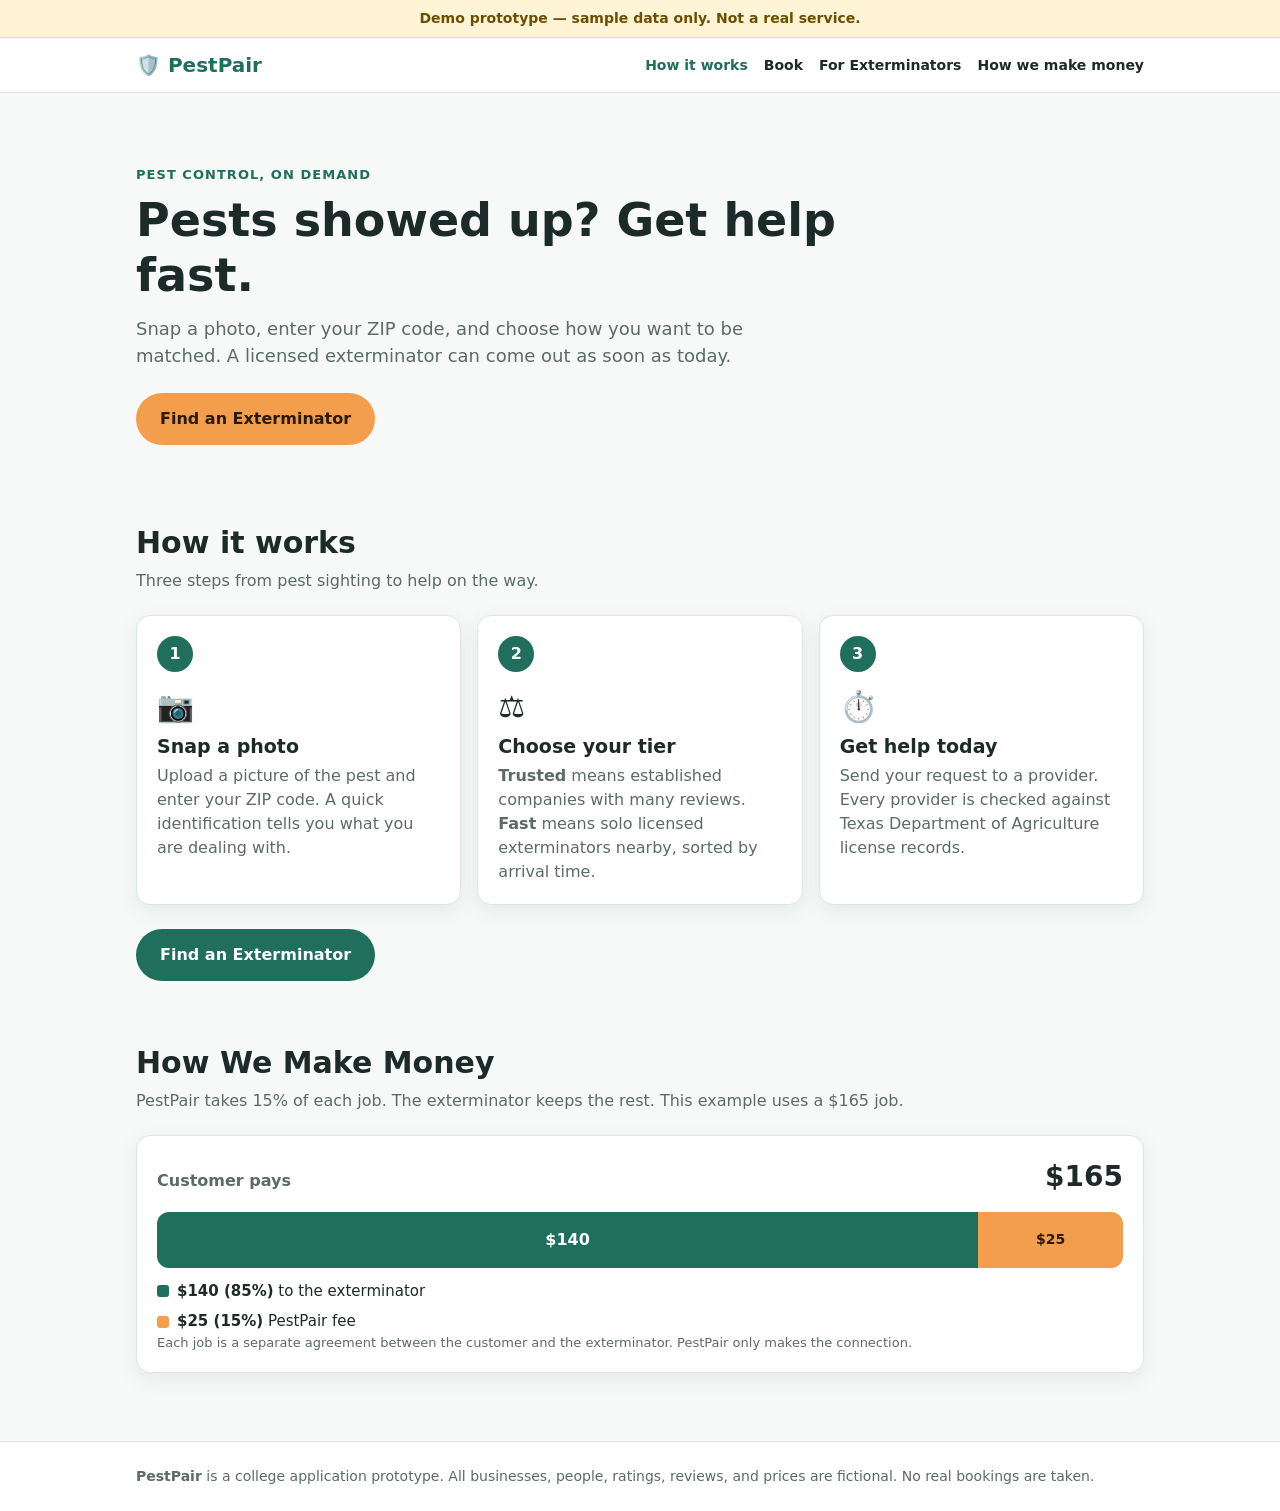
<file: index.html>
<!doctype html>
<html lang="en">
<head>
  <meta charset="utf-8">
  <meta name="viewport" content="width=device-width, initial-scale=1">
  <title>PestPair · Pest Help, Fast (Demo)</title>
  <meta name="description" content="PestPair demo prototype: snap a photo of a pest, choose Trusted or Fast, and connect with a licensed exterminator. Sample data only.">
  <link rel="stylesheet" href="assets/css/styles.css">
</head>
<body>
  <div class="banner" role="note">Demo prototype — sample data only. Not a real service.</div>

  <header class="site-header">
    <div class="container header-inner">
      <a class="logo" href="index.html">🛡️ PestPair</a>
      <nav class="nav" aria-label="Main">
        <a href="index.html" aria-current="page">How it works</a>
        <a href="book.html">Book</a>
        <a href="exterminators.html">For Exterminators</a>
        <a href="#money">How we make money</a>
      </nav>
    </div>
  </header>

  <main>
    <section class="hero">
      <div class="container">
        <p class="eyebrow">Pest control, on demand</p>
        <h1>Pests showed up? Get help fast.</h1>
        <p class="lead">Snap a photo, enter your ZIP code, and choose how you want to be matched. A licensed exterminator can come out as soon as today.</p>
        <a class="btn btn-accent" href="book.html">Find an Exterminator</a>
      </div>
    </section>

    <section class="section" id="how">
      <div class="container">
        <h2>How it works</h2>
        <p class="sub">Three steps from pest sighting to help on the way.</p>
        <div class="steps">
          <article class="card">
            <div class="step-num">1</div>
            <div class="step-icon" aria-hidden="true">📷</div>
            <h3>Snap a photo</h3>
            <p>Upload a picture of the pest and enter your ZIP code. A quick identification tells you what you are dealing with.</p>
          </article>
          <article class="card">
            <div class="step-num">2</div>
            <div class="step-icon" aria-hidden="true">⚖️</div>
            <h3>Choose your tier</h3>
            <p><strong>Trusted</strong> means established companies with many reviews. <strong>Fast</strong> means solo licensed exterminators nearby, sorted by arrival time.</p>
          </article>
          <article class="card">
            <div class="step-num">3</div>
            <div class="step-icon" aria-hidden="true">⏱️</div>
            <h3>Get help today</h3>
            <p>Send your request to a provider. Every provider is checked against Texas Department of Agriculture license records.</p>
          </article>
        </div>
        <div class="start-row">
          <a class="btn" href="book.html">Find an Exterminator</a>
        </div>
      </div>
    </section>

    <section class="section" id="money">
      <div class="container">
        <h2>How We Make Money</h2>
        <p class="sub">PestPair takes 15% of each job. The exterminator keeps the rest. This example uses a $165 job.</p>
        <div class="card">
          <div class="money-total">
            <span>Customer pays</span>
            <strong>$165</strong>
          </div>
          <div class="split-bar" role="img" aria-label="Of a 165 dollar job, 140 dollars goes to the exterminator and 25 dollars to PestPair.">
            <div class="keep">$140</div>
            <div class="fee">$25</div>
          </div>
          <div class="legend">
            <div><span class="swatch swatch-keep"></span><strong>$140 (85%)</strong> to the exterminator</div>
            <div><span class="swatch swatch-fee"></span><strong>$25 (15%)</strong> PestPair fee</div>
          </div>
          <p class="disclaimer">Each job is a separate agreement between the customer and the exterminator. PestPair only makes the connection.</p>
        </div>
      </div>
    </section>
  </main>

  <footer class="site-footer">
    <div class="container">
      <p><strong>PestPair</strong> is a college application prototype. All businesses, people, ratings, reviews, and prices are fictional. No real bookings are taken.</p>
    </div>
  </footer>
</body>
</html>
</file>
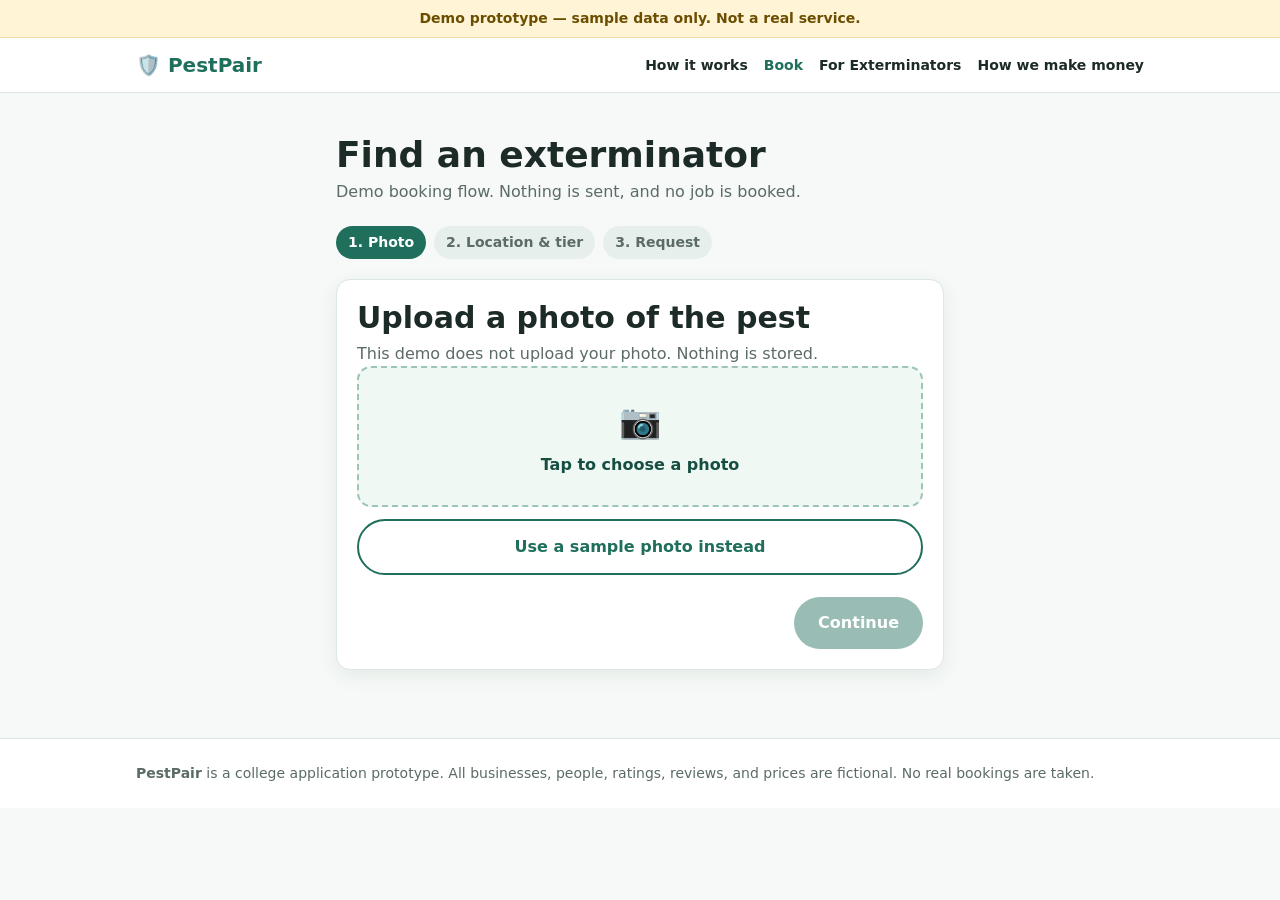
<file: book.html>
<!doctype html>
<html lang="en">
<head>
  <meta charset="utf-8">
  <meta name="viewport" content="width=device-width, initial-scale=1">
  <title>Book · PestPair (Demo)</title>
  <meta name="description" content="Demo booking flow for PestPair: photo, ZIP code, Trusted or Fast tier, and a request. Nothing is sent or booked.">
  <link rel="stylesheet" href="assets/css/styles.css">
</head>
<body>
  <div class="banner" role="note">Demo prototype — sample data only. Not a real service.</div>

  <header class="site-header">
    <div class="container header-inner">
      <a class="logo" href="index.html">🛡️ PestPair</a>
      <nav class="nav" aria-label="Main">
        <a href="index.html">How it works</a>
        <a href="book.html" aria-current="page">Book</a>
        <a href="exterminators.html">For Exterminators</a>
        <a href="index.html#money">How we make money</a>
      </nav>
    </div>
  </header>

  <main class="section">
    <div class="container narrow">
      <h1 class="page-title">Find an exterminator</h1>
      <p class="sub">Demo booking flow. Nothing is sent, and no job is booked.</p>

      <ol class="wizard-steps" aria-label="Booking progress">
        <li id="ind-1" class="active">1. Photo</li>
        <li id="ind-2">2. Location &amp; tier</li>
        <li id="ind-3">3. Request</li>
      </ol>

      <!-- Step 1: photo and mock identification -->
      <section class="card panel" id="panel-1" aria-labelledby="h-photo">
        <h2 id="h-photo">Upload a photo of the pest</h2>
        <p class="sub">This demo does not upload your photo. Nothing is stored.</p>

        <input type="file" id="photo-input" accept="image/*" class="visually-hidden">
        <label class="drop" for="photo-input">
          <span class="drop-icon" aria-hidden="true">📷</span>
          <span>Tap to choose a photo</span>
        </label>

        <button type="button" class="btn btn-ghost btn-block" id="sample-btn">Use a sample photo instead</button>

        <img id="preview" class="preview" alt="Preview of the pest photo you chose" hidden>

        <div id="analyzing" class="result" role="status" hidden>
          <span class="spinner" aria-hidden="true"></span>
          <span>Analyzing photo…</span>
        </div>

        <div id="result" class="result result-ok" role="status" hidden>
          <span class="check-small" aria-hidden="true">✓</span>
          <div>
            <strong>Looks like an American cockroach</strong>
            <div class="hint">Confidence 92% (sample result)</div>
          </div>
        </div>

        <div class="actions">
          <span></span>
          <button type="button" class="btn" id="next-1" disabled>Continue</button>
        </div>
      </section>

      <!-- Step 2: ZIP code and provider tiers -->
      <section class="card panel" id="panel-2" aria-labelledby="h-loc" hidden>
        <h2 id="h-loc">Your location and tier</h2>

        <div class="field">
          <label for="zip">ZIP code</label>
          <input id="zip" type="text" inputmode="numeric" maxlength="5" value="75201" autocomplete="off">
          <p class="hint">Set to a Dallas–Fort Worth ZIP code by default. Only the ZIP is used, and it is not sent anywhere.</p>
          <p class="error" id="zip-error" hidden>Enter a 5-digit ZIP code.</p>
        </div>

        <div class="tabs" role="tablist" aria-label="Choose a tier">
          <button type="button" role="tab" id="tab-trusted" data-tier="trusted" aria-selected="true" aria-controls="list-trusted">Trusted</button>
          <button type="button" role="tab" id="tab-fast" data-tier="fast" aria-selected="false" aria-controls="list-fast">Fast</button>
        </div>
        <p class="tier-note" id="tier-note"></p>

        <div id="list-trusted" class="providers" role="tabpanel" aria-labelledby="tab-trusted"></div>
        <div id="list-fast" class="providers" role="tabpanel" aria-labelledby="tab-fast" hidden></div>

        <div class="actions">
          <button type="button" class="btn btn-ghost" data-back="1">Back</button>
          <button type="button" class="btn" id="next-2" disabled>Continue</button>
        </div>
      </section>

      <!-- Step 3: review and request -->
      <section class="card panel" id="panel-3" aria-labelledby="h-req" hidden>
        <h2 id="h-req">Review your request</h2>
        <dl class="summary">
          <div><dt>Photo</dt><dd id="sum-pest">American cockroach</dd></div>
          <div><dt>ZIP code</dt><dd id="sum-zip">75201</dd></div>
          <div><dt>Tier</dt><dd id="sum-tier">Trusted</dd></div>
          <div><dt>Provider</dt><dd id="sum-provider">—</dd></div>
          <div><dt>Estimated price</dt><dd id="sum-price">—</dd></div>
        </dl>
        <p class="disclaimer">Pressing Request is a demo. Nothing is sent and no job is booked. In the full service, each job would be a separate agreement between you and the exterminator.</p>
        <div class="actions">
          <button type="button" class="btn btn-ghost" data-back="2">Back</button>
          <button type="button" class="btn btn-accent" id="request-btn">Request</button>
        </div>
      </section>

      <!-- Confirmation -->
      <section class="card panel confirm" id="panel-done" aria-labelledby="h-done" tabindex="-1" hidden>
        <div class="check" aria-hidden="true">✓</div>
        <h2 id="h-done">Request received (demo)</h2>
        <p>This is a sample confirmation. Nothing was sent to a real provider.</p>
        <p id="done-provider" class="done-provider"></p>
        <p class="disclaimer">Each job is a separate agreement between you and the exterminator. PestPair is only the connection.</p>
        <div class="actions" style="justify-content:center">
          <button type="button" class="btn" id="restart-btn">Start over</button>
        </div>
      </section>
    </div>
  </main>

  <footer class="site-footer">
    <div class="container">
      <p><strong>PestPair</strong> is a college application prototype. All businesses, people, ratings, reviews, and prices are fictional. No real bookings are taken.</p>
    </div>
  </footer>

  <script src="assets/js/booking.js"></script>
</body>
</html>
</file>
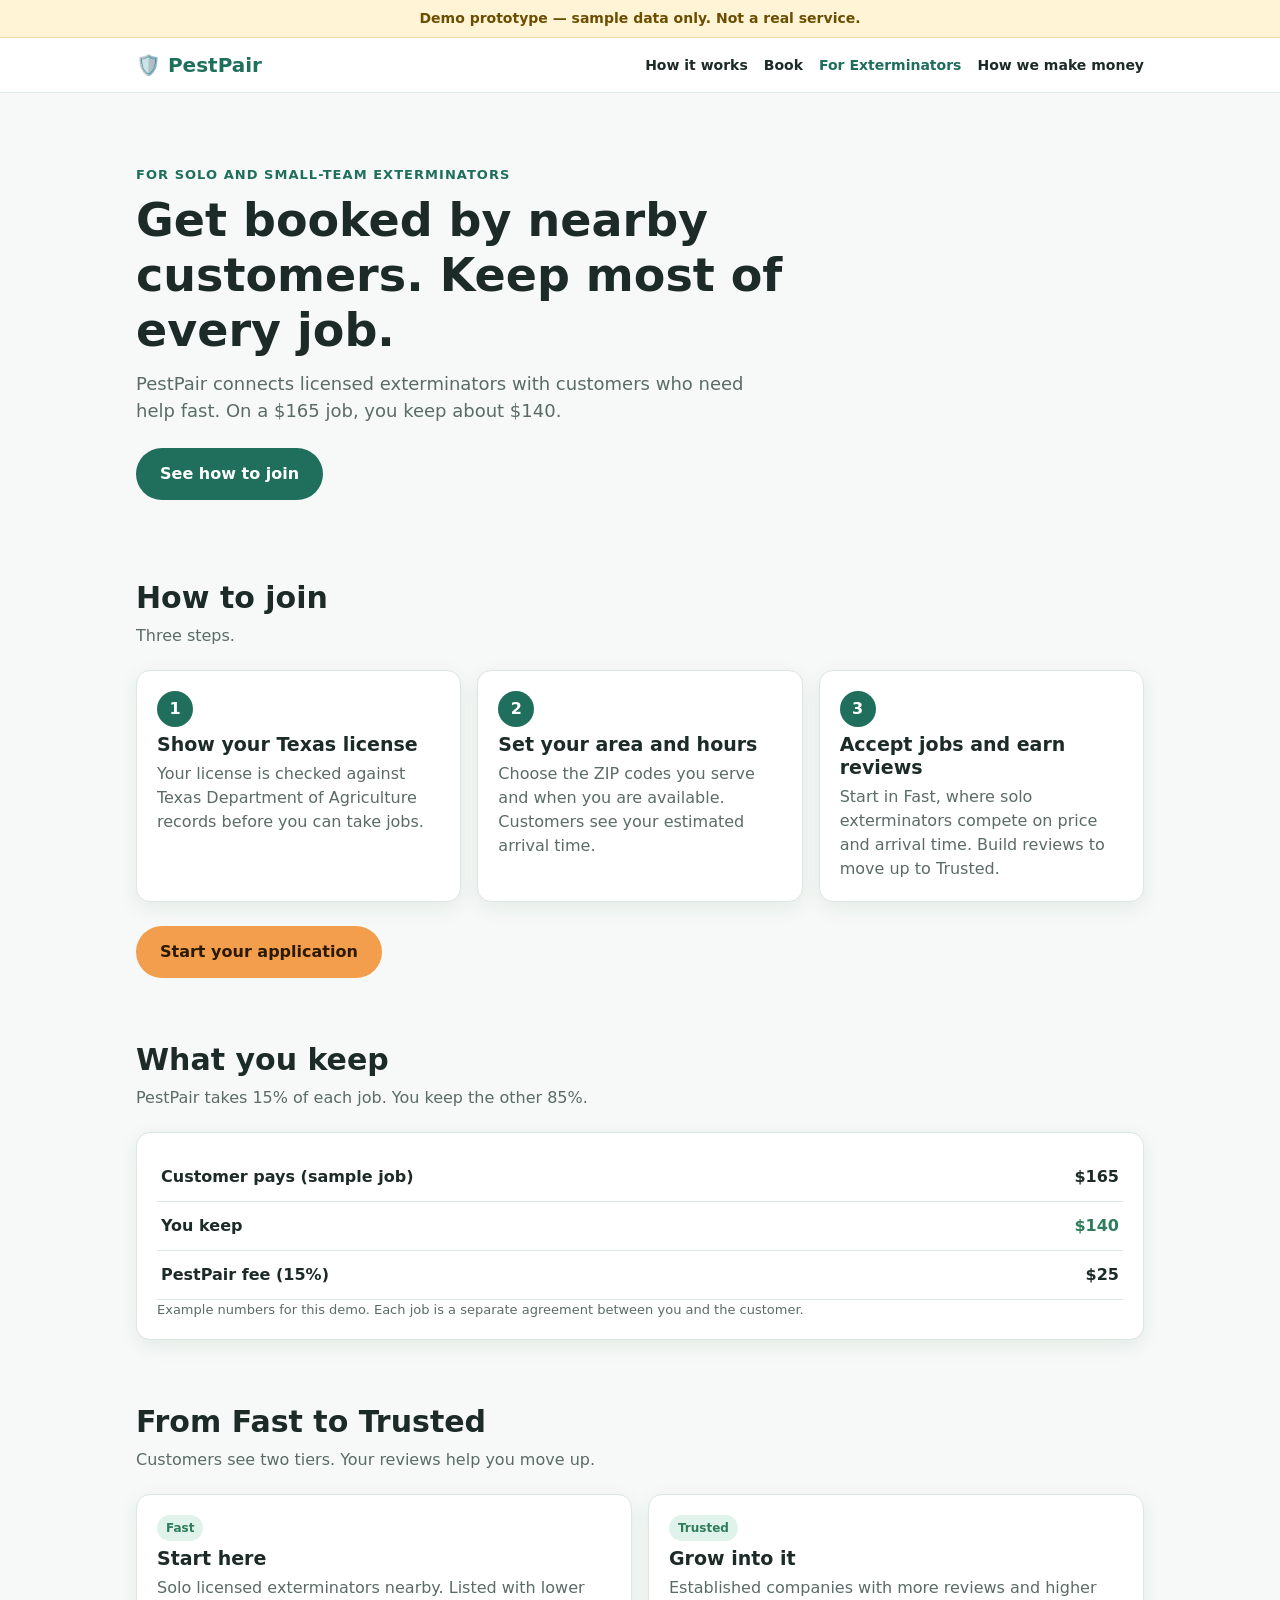
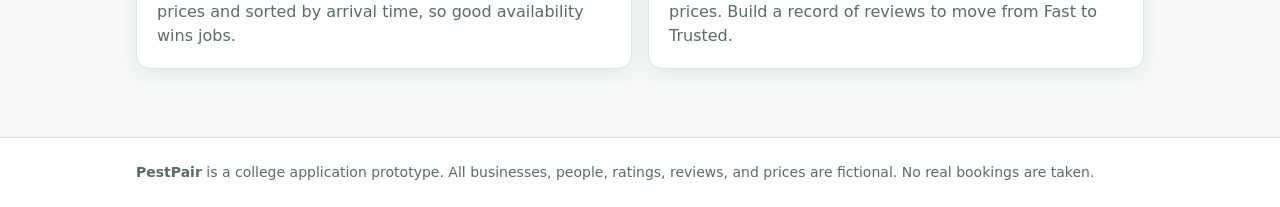
<file: exterminators.html>
<!doctype html>
<html lang="en">
<head>
  <meta charset="utf-8">
  <meta name="viewport" content="width=device-width, initial-scale=1">
  <title>For Exterminators · PestPair (Demo)</title>
  <meta name="description" content="How solo licensed exterminators can join PestPair, keep about 85% of each job, and build reviews. Sample data only.">
  <link rel="stylesheet" href="assets/css/styles.css">
</head>
<body>
  <div class="banner" role="note">Demo prototype — sample data only. Not a real service.</div>

  <header class="site-header">
    <div class="container header-inner">
      <a class="logo" href="index.html">🛡️ PestPair</a>
      <nav class="nav" aria-label="Main">
        <a href="index.html">How it works</a>
        <a href="book.html">Book</a>
        <a href="exterminators.html" aria-current="page">For Exterminators</a>
        <a href="index.html#money">How we make money</a>
      </nav>
    </div>
  </header>

  <main>
    <section class="hero">
      <div class="container">
        <p class="eyebrow">For solo and small-team exterminators</p>
        <h1>Get booked by nearby customers. Keep most of every job.</h1>
        <p class="lead">PestPair connects licensed exterminators with customers who need help fast. On a $165 job, you keep about $140.</p>
        <a class="btn" href="#join">See how to join</a>
      </div>
    </section>

    <section class="section" id="join">
      <div class="container">
        <h2>How to join</h2>
        <p class="sub">Three steps.</p>
        <div class="steps">
          <article class="card">
            <div class="step-num">1</div>
            <h3>Show your Texas license</h3>
            <p>Your license is checked against Texas Department of Agriculture records before you can take jobs.</p>
          </article>
          <article class="card">
            <div class="step-num">2</div>
            <h3>Set your area and hours</h3>
            <p>Choose the ZIP codes you serve and when you are available. Customers see your estimated arrival time.</p>
          </article>
          <article class="card">
            <div class="step-num">3</div>
            <h3>Accept jobs and earn reviews</h3>
            <p>Start in Fast, where solo exterminators compete on price and arrival time. Build reviews to move up to Trusted.</p>
          </article>
        </div>
        <div class="start-row">
          <button type="button" class="btn btn-accent" id="apply-btn">Start your application</button>
          <p class="hint" id="apply-note" aria-live="polite"></p>
        </div>
      </div>
    </section>

    <section class="section" id="earnings">
      <div class="container">
        <h2>What you keep</h2>
        <p class="sub">PestPair takes 15% of each job. You keep the other 85%.</p>
        <div class="card">
          <table class="earn-table">
            <tbody>
              <tr><th scope="row">Customer pays (sample job)</th><td>$165</td></tr>
              <tr><th scope="row">You keep</th><td class="good">$140</td></tr>
              <tr><th scope="row">PestPair fee (15%)</th><td>$25</td></tr>
            </tbody>
          </table>
          <p class="disclaimer">Example numbers for this demo. Each job is a separate agreement between you and the customer.</p>
        </div>
      </div>
    </section>

    <section class="section" id="tiers">
      <div class="container">
        <h2>From Fast to Trusted</h2>
        <p class="sub">Customers see two tiers. Your reviews help you move up.</p>
        <div class="grid-2">
          <article class="card">
            <span class="badge">Fast</span>
            <h3>Start here</h3>
            <p>Solo licensed exterminators nearby. Listed with lower prices and sorted by arrival time, so good availability wins jobs.</p>
          </article>
          <article class="card">
            <span class="badge">Trusted</span>
            <h3>Grow into it</h3>
            <p>Established companies with more reviews and higher prices. Build a record of reviews to move from Fast to Trusted.</p>
          </article>
        </div>
      </div>
    </section>
  </main>

  <footer class="site-footer">
    <div class="container">
      <p><strong>PestPair</strong> is a college application prototype. All businesses, people, ratings, reviews, and prices are fictional. No real bookings are taken.</p>
    </div>
  </footer>

  <script>
    document.getElementById('apply-btn').addEventListener('click', function () {
      document.getElementById('apply-note').textContent = 'Demo only. Applications are not open, and no information is collected.';
    });
  </script>
</body>
</html>
</file>
<file: assets/css/styles.css>
:root {
  --primary: #1F6F5C;
  --primary-dark: #164F42;
  --accent: #F29E4C;
  --accent-dark: #E0862F;
  --bg: #F6F9F7;
  --surface: #FFFFFF;
  --text: #1D2B28;
  --muted: #5B6B67;
  --border: #DCE6E2;
  --banner-bg: #FFF4D6;
  --banner-text: #6B4E00;
  --ok: #2E7D5B;
  --radius: 14px;
  --shadow: 0 6px 20px rgba(20, 60, 50, 0.08);
}

* { box-sizing: border-box; }
[hidden] { display: none !important; }

html { -webkit-text-size-adjust: 100%; scroll-behavior: smooth; }

body {
  margin: 0;
  font-family: system-ui, -apple-system, "Segoe UI", Roboto, Helvetica, Arial, sans-serif;
  background: var(--bg);
  color: var(--text);
  line-height: 1.5;
  font-size: 16px;
}

h1, h2, h3 { line-height: 1.2; }
a { color: var(--primary); }
[id] { scroll-margin-top: 90px; }

.container { width: 100%; max-width: 1040px; margin: 0 auto; padding: 0 16px; }
.narrow { max-width: 640px; }

.visually-hidden {
  position: absolute !important;
  width: 1px; height: 1px; overflow: hidden;
  clip: rect(0 0 0 0); white-space: nowrap; border: 0; padding: 0; margin: -1px;
}

/* Banner */
.banner {
  background: var(--banner-bg);
  color: var(--banner-text);
  text-align: center;
  font-size: 14px;
  font-weight: 600;
  padding: 8px 12px;
  border-bottom: 1px solid #F0DDA5;
}

/* Header and nav */
.site-header {
  background: var(--surface);
  border-bottom: 1px solid var(--border);
  position: sticky;
  top: 0;
  z-index: 10;
}
.header-inner {
  display: flex;
  align-items: center;
  justify-content: space-between;
  gap: 10px 16px;
  flex-wrap: wrap;
  padding-top: 12px;
  padding-bottom: 12px;
}
.logo {
  font-weight: 800;
  font-size: 20px;
  color: var(--primary);
  text-decoration: none;
}
.nav { display: flex; gap: 6px 16px; flex-wrap: wrap; font-size: 14px; }
.nav a { color: var(--text); text-decoration: none; font-weight: 600; padding: 4px 0; }
.nav a:hover, .nav a[aria-current="page"] { color: var(--primary); }

/* Buttons */
.btn {
  display: inline-block;
  background: var(--primary);
  color: #fff;
  border: 0;
  border-radius: 999px;
  padding: 14px 24px;
  font: inherit;
  font-size: 16px;
  font-weight: 700;
  text-decoration: none;
  cursor: pointer;
  text-align: center;
}
.btn:hover { background: var(--primary-dark); }
.btn:focus-visible, .provider:focus-visible, .tabs button:focus-visible, .drop:focus-visible {
  outline: 3px solid #A8D8C4;
  outline-offset: 2px;
}
.btn:disabled { opacity: 0.45; cursor: not-allowed; }
.btn-accent { background: var(--accent); color: #2B1A00; }
.btn-accent:hover { background: var(--accent-dark); }
.btn-ghost { background: transparent; color: var(--primary); border: 2px solid var(--primary); }
.btn-ghost:hover { background: #E9F3EF; }
.btn-block { display: block; width: 100%; margin-top: 12px; }

/* Hero and sections */
.hero { padding: 40px 0 28px; }
.eyebrow {
  margin: 0 0 8px;
  font-size: 13px;
  font-weight: 800;
  letter-spacing: 0.08em;
  text-transform: uppercase;
  color: var(--primary);
}
.hero h1 { font-size: clamp(28px, 6vw, 46px); margin: 0 0 12px; max-width: 720px; }
.lead { font-size: 18px; color: var(--muted); margin: 0 0 24px; max-width: 620px; }
.section { padding: 32px 0; }
.section h2 { font-size: 26px; margin: 0 0 8px; }
.sub { color: var(--muted); margin: 0 0 22px; }
.page-title { font-size: clamp(26px, 5vw, 36px); margin: 8px 0 4px; }
.disclaimer { font-size: 13px; color: var(--muted); margin: 14px 0 0; }
.hint { font-size: 13px; color: var(--muted); margin-top: 6px; }
.error { color: #B3261E; font-size: 14px; font-weight: 600; margin: 6px 0 0; }

/* Cards and steps */
.card {
  background: var(--surface);
  border: 1px solid var(--border);
  border-radius: var(--radius);
  padding: 20px;
  box-shadow: var(--shadow);
}
.card h3 { font-size: 19px; margin: 6px 0 6px; }
.card p { margin: 0; color: var(--muted); }
.steps, .grid-2 { display: grid; gap: 16px; grid-template-columns: 1fr; }
.step-num {
  width: 36px; height: 36px; border-radius: 50%;
  background: var(--primary); color: #fff;
  display: flex; align-items: center; justify-content: center;
  font-weight: 800;
}
.step-icon { font-size: 30px; margin-top: 12px; }
.start-row { display: flex; align-items: center; gap: 14px; flex-wrap: wrap; margin-top: 24px; }

/* Money split */
.money-total { display: flex; justify-content: space-between; align-items: baseline; }
.money-total span { color: var(--muted); font-weight: 600; }
.money-total strong { font-size: 28px; }
.split-bar {
  display: flex;
  height: 56px;
  border-radius: 12px;
  overflow: hidden;
  font-weight: 800;
  margin: 14px 0 12px;
}
.split-bar .keep {
  width: 85%;
  background: var(--primary);
  color: #fff;
  display: flex; align-items: center; justify-content: center;
}
.split-bar .fee {
  width: 15%;
  background: var(--accent);
  color: #2B1A00;
  display: flex; align-items: center; justify-content: center;
  font-size: 14px;
}
.legend { display: grid; gap: 8px; font-size: 15px; }
.swatch {
  display: inline-block; width: 12px; height: 12px; border-radius: 3px;
  margin-right: 8px; vertical-align: middle;
}
.swatch-keep { background: var(--primary); }
.swatch-fee { background: var(--accent); }

/* Earnings table */
.earn-table { width: 100%; border-collapse: collapse; font-size: 16px; }
.earn-table th, .earn-table td { text-align: left; padding: 12px 4px; border-bottom: 1px solid var(--border); }
.earn-table td { text-align: right; font-weight: 700; }
.earn-table .good { color: var(--ok); }

/* Booking wizard */
.wizard-steps {
  display: flex; flex-wrap: wrap; gap: 8px;
  list-style: none; padding: 0; margin: 16px 0 20px;
}
.wizard-steps li {
  padding: 6px 12px; border-radius: 999px;
  background: #E7EFEC; color: var(--muted);
  font-size: 14px; font-weight: 600;
}
.wizard-steps li.active { background: var(--primary); color: #fff; font-weight: 700; }
.wizard-steps li.done { background: #D2EADF; color: var(--primary-dark); }
.panel h2 { font-size: 22px; margin: 0 0 6px; }
.drop {
  display: flex; flex-direction: column; align-items: center; gap: 6px;
  border: 2px dashed #9CC5B6; border-radius: var(--radius);
  padding: 28px 16px; text-align: center;
  background: #F0F8F4; cursor: pointer;
  color: var(--primary-dark); font-weight: 700;
}
.drop-icon { font-size: 34px; }
.preview { width: 100%; max-height: 260px; object-fit: cover; border-radius: 12px; margin-top: 14px; }
.result {
  display: flex; gap: 12px; align-items: center;
  background: #E9F6EF; border: 1px solid #BFE3D0;
  border-radius: 12px; padding: 14px; margin-top: 14px;
}
.result-ok { align-items: flex-start; }
.result strong { font-size: 17px; }
.check-small {
  width: 28px; height: 28px; border-radius: 50%;
  background: var(--ok); color: #fff;
  display: flex; align-items: center; justify-content: center;
  font-weight: 800; flex-shrink: 0;
}
.spinner {
  width: 24px; height: 24px; flex-shrink: 0;
  border: 3px solid #BFE3D0; border-top-color: var(--primary);
  border-radius: 50%; animation: spin 0.8s linear infinite;
}
@keyframes spin { to { transform: rotate(360deg); } }
.field label { display: block; font-weight: 700; margin-bottom: 6px; }
.field input {
  width: 100%; font: inherit; font-size: 18px;
  padding: 12px 14px; border: 1px solid var(--border);
  border-radius: 10px; background: #fff; color: var(--text);
}
.field input:focus { outline: 3px solid #A8D8C4; border-color: var(--primary); }
.tabs {
  display: flex; background: #E7EFEC; border-radius: 999px;
  padding: 4px; margin: 20px 0 8px;
}
.tabs button {
  flex: 1; border: 0; background: transparent;
  padding: 10px; border-radius: 999px;
  font: inherit; font-weight: 700; color: var(--muted); cursor: pointer;
}
.tabs button[aria-selected="true"] {
  background: var(--surface); color: var(--primary); box-shadow: var(--shadow);
}
.tier-note { font-size: 14px; color: var(--muted); margin: 0 0 12px; }
.providers { display: grid; gap: 12px; grid-template-columns: 1fr; }
.provider {
  display: block; width: 100%; text-align: left;
  background: var(--surface); color: var(--text);
  border: 2px solid var(--border); border-radius: var(--radius);
  padding: 16px; font: inherit; cursor: pointer;
}
.provider:hover { border-color: #9CC5B6; }
.provider[aria-pressed="true"] { border-color: var(--primary); box-shadow: 0 0 0 3px #CFEBDF; }
.provider-top { display: flex; justify-content: space-between; gap: 8px; align-items: flex-start; }
.provider-name { display: block; font-size: 17px; font-weight: 700; }
.provider-kind { display: block; font-size: 13px; color: var(--muted); }
.badge {
  display: inline-block; background: #E0F3EA; color: var(--ok);
  font-size: 12px; font-weight: 800; padding: 4px 9px;
  border-radius: 999px; white-space: nowrap;
}
.provider-meta {
  display: flex; flex-wrap: wrap; align-items: baseline;
  gap: 6px 16px; margin-top: 12px; font-size: 14px; color: var(--muted);
}
.price { font-size: 22px; font-weight: 800; color: var(--text); }
.price small { font-size: 13px; font-weight: 600; color: var(--muted); }
.provider-meta strong { color: var(--text); }
.summary { margin: 16px 0 0; }
.summary > div {
  display: flex; justify-content: space-between; gap: 12px;
  padding: 12px 0; border-bottom: 1px solid var(--border);
}
.summary dt { color: var(--muted); font-weight: 600; }
.summary dd { margin: 0; font-weight: 700; text-align: right; }
.actions {
  display: flex; gap: 10px; justify-content: space-between;
  flex-wrap: wrap; margin-top: 22px;
}
.confirm { text-align: center; }
.check {
  width: 72px; height: 72px; border-radius: 50%;
  background: #E0F3EA; color: var(--ok);
  font-size: 38px; font-weight: 800;
  display: flex; align-items: center; justify-content: center;
  margin: 0 auto 12px;
}
.confirm p { color: var(--muted); }
.done-provider { color: var(--text) !important; font-weight: 700; }

/* Footer */
.site-footer {
  border-top: 1px solid var(--border);
  padding: 24px 0;
  color: var(--muted);
  font-size: 14px;
  margin-top: 36px;
  background: var(--surface);
}
.site-footer p { margin: 0; }

/* Tablet and up */
@media (min-width: 760px) {
  .hero { padding: 72px 0 48px; }
  .steps { grid-template-columns: repeat(3, 1fr); }
  .grid-2 { grid-template-columns: 1fr 1fr; }
  .providers { grid-template-columns: 1fr; }
  .section h2 { font-size: 30px; }
}

/* Keyboard focus on the hidden photo input shows on its label */
.visually-hidden:focus-visible + .drop { outline: 3px solid #A8D8C4; outline-offset: 2px; }
</file>
